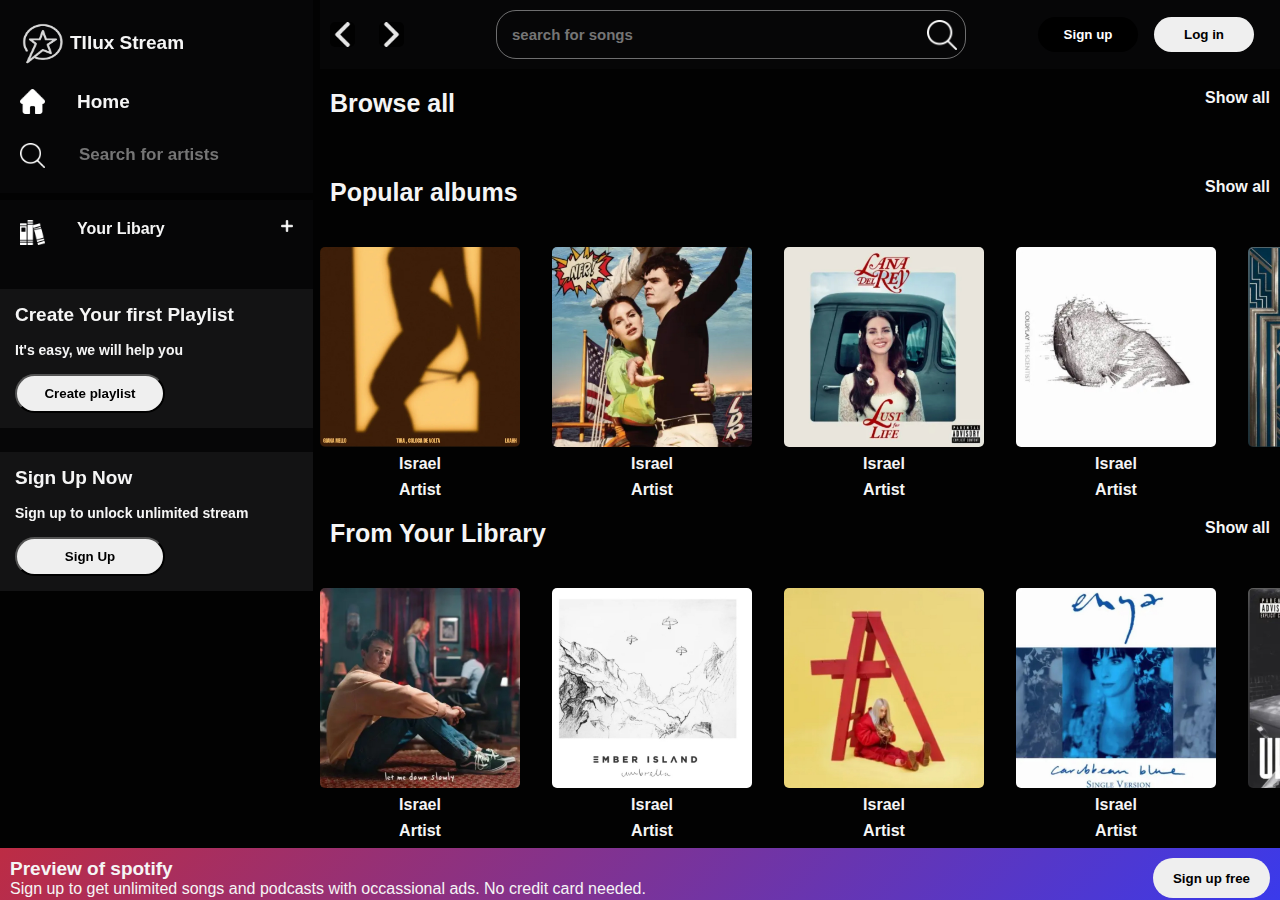
<file: index.html>
<!DOCTYPE html>
<html lang="en">
<head>
    <meta charset="UTF-8">
    <meta name="viewport" content="width=device-width, initial-scale=1.0">
    <title>Document</title>
    <link rel="stylesheet" href="style.css">
    <link rel="stylesheet" href="styleArt.css">
</head>
<body>
    <section>
        <div>
            <div class="logo">
                <img src="images/image-removebg-preview.png" alt="">
                <h2>TIlux Stream</p>
            </div>
            <div class="home" style="cursor: pointer;">
                <img src="images/home.png" alt="">
                <h2>Home</h2>
            </div>
            <div class="search">
                <img src="images/search-interface-symbol.png" alt="">
                <input type="text" placeholder="Search for artists">
            </div>
        </div>
        <div style="padding: 0;">
            <div class="plus" style="padding: 20px; cursor:pointer;" onclick="libarySection()">
                <div class="libary" >
                    <img src="images/book.png" alt="">
                    <p>Your Libary</p>
                </div>
                <img src="images/add.png" alt="">
            </div>
            <div class="playList">
                <h2>Create Your first Playlist</h2>
                <p>It's easy, we will help you</p>
                <button>Create playlist</button>
            </div>
            <div class="playList">
                <h2>Sign Up Now</h2>
                <p>Sign up to unlock unlimited stream</p>
                <button>Sign Up</button>
            </div>
        </div>
    </section>
    <main>
        <header>
            <div class="arrow">
                <img src="images/down-arrow-white.png" alt="" onclick="back()">
                <img src="images/down-arrow-white.png" alt="" onclick="forward()">
            </div>
            <div class="search">
                <img src="images/search-interface-symbol.png" alt="" id="searchSong" onclick="search()">
                <input type="text" placeholder="search for songs" style="font-size: 15px;" id="searchForSong">
            </div>
            <div class="signUser">
                <button>Sign up</button>
                <button>Log in</button>
                <div class="burger-menu">
                    <div></div>
                    <div></div>
                    <div></div>
                </div>
            </div>
        </header>
        <div class="searchResultParent" style="display: none;">
            <div class="searchResult">
                <div class="topResult" id="topResult">
                    <h2>Top Result</h2>
                    <div class="topBox">
                        <img src="images/IMG_1451.PNG" alt="">
                        <h1>Ultraviolence</h1>
                        <p><small>song</small> . Lanal Del Rey</p>
                        <div><img src="images/play-buttton.png" alt=""></div>
                    </div>
                </div>
                <div class="otherSongs">
                    <h2>Songs</h2>
                    <div id="searchSongs" >
                        
                    </div>
                </div>
            </div>
            <div class="libary">
                <div class="libaryStart">
                    <h1>All search Result</h1>
                </div>
                <div class="allLibary" id="allResult">
                    <div>
                        <img src="images/IMG_1448.PNG" alt="">
                        <h4>Israel</h4>
                        <p>Artist</p>
                    </div>
                    <div>
                        <img src="images/IMG_1449.PNG" alt="">
                        <h4>Israel</h4>
                        <p>Artist</p>
                    </div>
                    <div>
                        <img src="images/IMG_1452.PNG" alt="">
                        <h4>Israel</h4>
                        <p>Artist</p>
                    </div>
                    <div>
                        <img src="images/IMG_1453.PNG" alt="">
                        <h4>Israel</h4>
                        <p>Artist</p>
                    </div>
                    <div>
                        <img src="images/IMG_1454.PNG" alt="">
                        <h4>Israel</h4>
                        <p>Artist</p>
                    </div>
                </div>
            </div>
            <div class="libary">
                <div class="libaryStart">
                    <h1>Artists</h1>
                    <p>Show all</p>
                </div>
                <div class="allLibary" id="relatedArtist">
                    <div>
                        <img src="images/IMG_1448.PNG" alt="">
                        <h4>Israel</h4>
                        <p>Artist</p>
                    </div>
                    <div>
                        <img src="images/IMG_1449.PNG" alt="">
                        <h4>Israel</h4>
                        <p>Artist</p>
                    </div>
                    <div>
                        <img src="images/IMG_1452.PNG" alt="">
                        <h4>Israel</h4>
                        <p>Artist</p>
                    </div>
                    <div>
                        <img src="images/IMG_1453.PNG" alt="">
                        <h4>Israel</h4>
                        <p>Artist</p>
                    </div>
                    <div>
                        <img src="images/IMG_1454.PNG" alt="">
                        <h4>Israel</h4>
                        <p>Artist</p>
                    </div>
                </div>
            </div>
        </div>
        <div class="display">
            <div class="artists">
                <div class="artistStart">
                    <h1>Browse all</h1>
                    <p id="browseALlCat" onclick="browseAllCat()">Show all</p>
                </div>
                <div class="allArtsist" id="artists">
                    
                </div>
            </div>
            <div class="albums">
                <div class="albumStart">
                    <h1>Popular albums</h1>
                    <p id="browseAllAlbum" onclick="browseAllAlbum()">Show all</p>
                </div>
                <div class="allAlbum" id="topAlbumsDisplay">
                    <div>
                        <img src="images/IMG_1443.PNG" alt="">
                        <h4>Israel</h4>
                        <p>Artist</p>
                    </div>
                    <div>
                        <img src="images/IMG_1444.PNG" alt="">
                        <h4>Israel</h4>
                        <p>Artist</p>
                    </div>
                    <div>
                        <img src="images/IMG_1445.PNG" alt="">
                        <h4>Israel</h4>
                        <p>Artist</p>
                    </div>
                    <div>
                        <img src="images/IMG_1446.PNG" alt="">
                        <h4>Israel</h4>
                        <p>Artist</p>
                    </div>
                    <div>
                        <img src="images/IMG_1450.PNG" alt="">
                        <h4>Israel</h4>
                        <p>Artist</p>
                    </div>
                    <div>
                        <img src="images/IMG_1451.PNG" alt="">
                        <h4>Israel</h4>
                        <p>Artist</p>
                    </div>
                </div>
            </div>
            <div class="libary">
                <div class="libaryStart">
                    <h1>From Your Library</h1>
                    <p>Show all</p>
                </div>
                <div class="allLibary">
                    <div>
                        <img src="images/IMG_1448.PNG" alt="">
                        <h4>Israel</h4>
                        <p>Artist</p>
                    </div>
                    <div>
                        <img src="images/IMG_1449.PNG" alt="">
                        <h4>Israel</h4>
                        <p>Artist</p>
                    </div>
                    <div>
                        <img src="images/IMG_1452.PNG" alt="">
                        <h4>Israel</h4>
                        <p>Artist</p>
                    </div>
                    <div>
                        <img src="images/IMG_1453.PNG" alt="">
                        <h4>Israel</h4>
                        <p>Artist</p>
                    </div>
                    <div>
                        <img src="images/IMG_1454.PNG" alt="">
                        <h4>Israel</h4>
                        <p>Artist</p>
                    </div>
                </div>
            </div>
        </div>
    </main>
    <footer>
        <div>
            <h2>Preview of spotify</h2>
            <p>Sign up to get unlimited songs and podcasts with occassional ads. No credit card needed.</p>
        </div>
        <button>Sign up free</button>
    </footer>
</body>
<script src="app.js"></script>
</html>
</file>
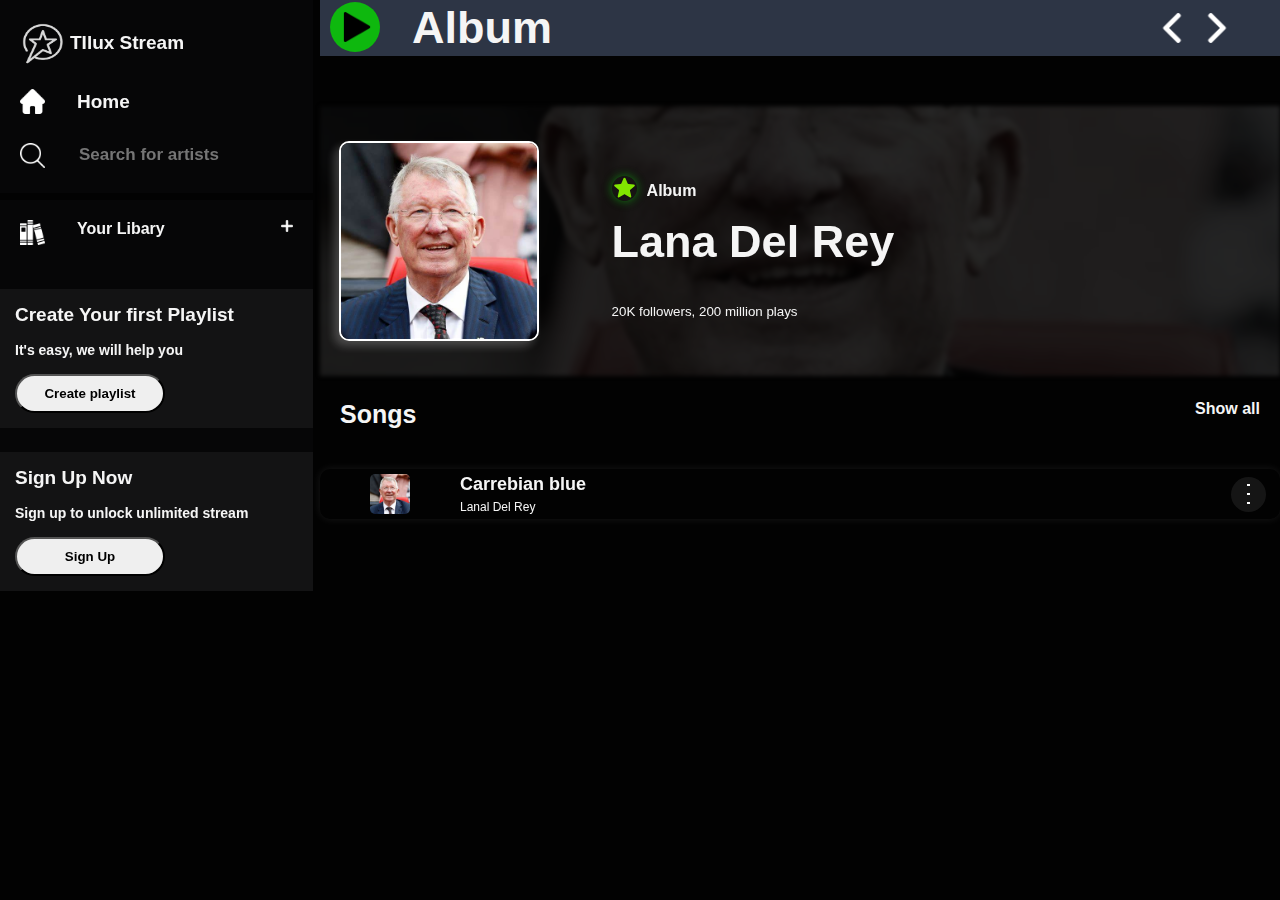
<file: album.html>
<!DOCTYPE html>
<html lang="en">
<head>
    <meta charset="UTF-8">
    <meta name="viewport" content="width=device-width, initial-scale=1.0">
    <title>Document</title>
    <link rel="stylesheet" href="style.css">
    <link rel="stylesheet" href="styleArt.css">
</head>
<body>
    <section>
        <div>
            <div class="logo">
                <img src="images/image-removebg-preview.png" alt="">
                <h2>TIlux Stream</p>
            </div>
            <div class="home">
                <img src="images/home.png" alt="">
                <h2>Home</h2>
            </div>
            <div class="search">
                <img src="images/search-interface-symbol.png" alt="">
                <input type="text" placeholder="Search for artists">
            </div>
        </div>
        <div style="padding: 0;">
            <div class="plus" style="padding: 20px;">
                <div class="libary">
                    <img src="images/book.png" alt="">
                    <p>Your Libary</p>
                </div>
                <img src="images/add.png" alt="">
            </div>
            <div class="playList">
                <h2>Create Your first Playlist</h2>
                <p>It's easy, we will help you</p>
                <button>Create playlist</button>
            </div>
            <div class="playList">
                <h2>Sign Up Now</h2>
                <p>Sign up to unlock unlimited stream</p>
                <button>Sign Up</button>
            </div>
        </div>
    </section>
    <main>
        <div class="artistHeader">
            <div class="playButton">
                <img src="images/play-buttton.png" alt="" >
            </div>
            <h2>Album</h2>
            <div class="Artistarrow">
                <img src="images/down-arrow-white.png" alt="">
                <img src="images/down-arrow-white.png" alt="">
            </div>
        </div>
        <div class="profile">
            <div class="index">
                <img src="images/Alex.jpeg" alt="">
                <div class="prof">
                    <img src="images/Alex.jpeg" alt="" class="profImg">
                    <div>
                        <p><img src="images/icon-star.svg" alt="" class="verified">Album</p>
                        <h1>Lana Del Rey</h1>
                        <small>20K followers, 200 million plays</small>
                    </div>
                </div>
            </div>
            <div class="artistSongs">
                <div class="spaceBet">
                    <h1>Songs</h1>
                    <p>Show all</p>
                </div>
                <div id="displayArtistSongs">
                    <div class="songT">
                        <img src="images/Alex.jpeg" alt="">
                        <div>
                            <h2>Carrebian blue</h2>
                            <small>Lanal Del Rey</small>
                            <div class="option">
                                <div></div>
                                <div></div>
                                <div></div>
                            </div>
                        </div>
                    </div>
                </div>
            </div>
        </div>
    </main>
</body>
</html>
</file>
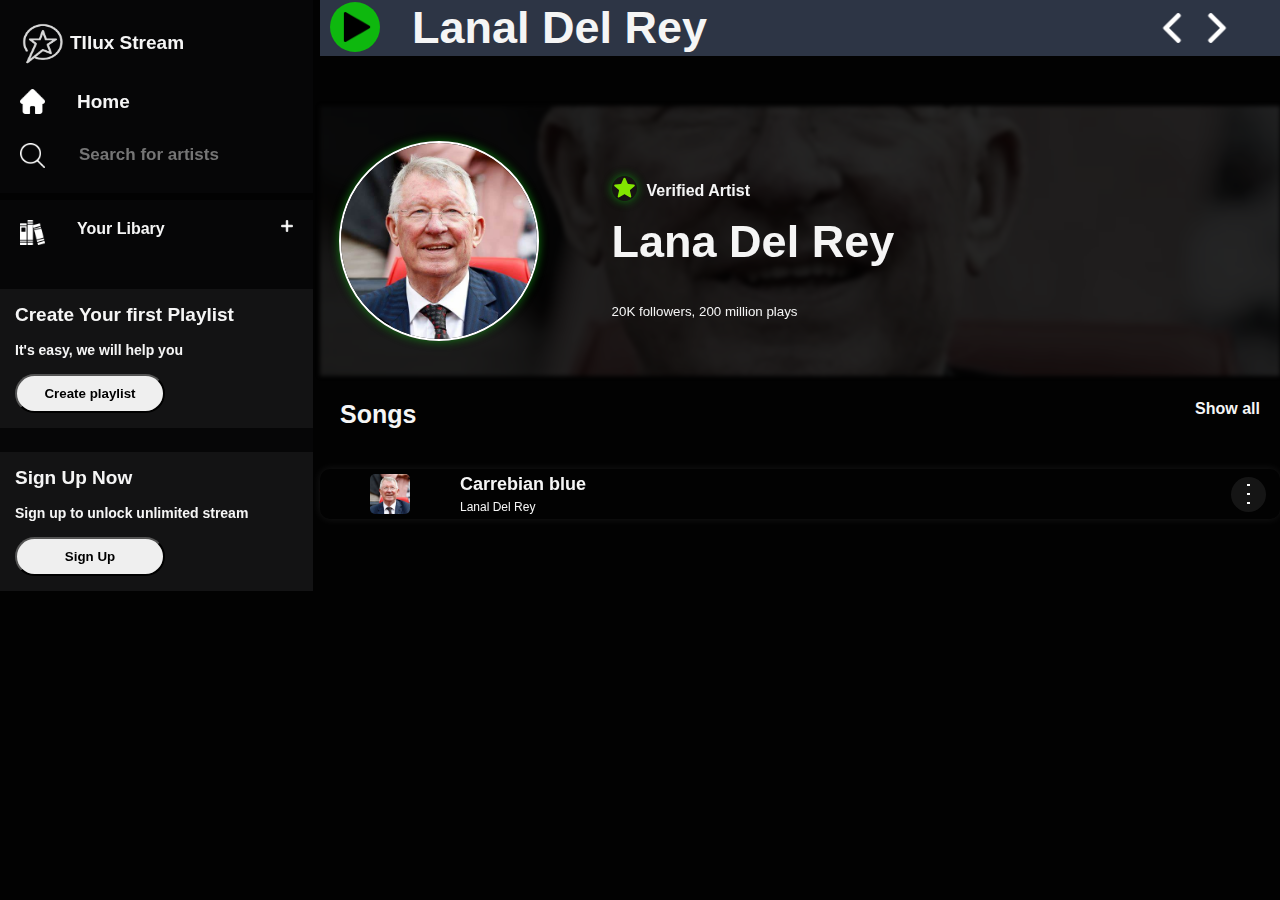
<file: artist.html>
<!DOCTYPE html>
<html lang="en">
<head>
    <meta charset="UTF-8">
    <meta name="viewport" content="width=device-width, initial-scale=1.0">
    <title>Document</title>
    <link rel="stylesheet" href="style.css">
    <link rel="stylesheet" href="styleArt.css">
</head>
<body>
    <section>
        <div>
            <div class="logo">
                <img src="images/image-removebg-preview.png" alt="">
                <h2>TIlux Stream</p>
            </div>
            <div class="home">
                <img src="images/home.png" alt="">
                <h2>Home</h2>
            </div>
            <div class="search">
                <img src="images/search-interface-symbol.png" alt="">
                <input type="text" placeholder="Search for artists">
            </div>
        </div>
        <div style="padding: 0;">
            <div class="plus" style="padding: 20px;">
                <div class="libary">
                    <img src="images/book.png" alt="">
                    <p>Your Libary</p>
                </div>
                <img src="images/add.png" alt="">
            </div>
            <div class="playList">
                <h2>Create Your first Playlist</h2>
                <p>It's easy, we will help you</p>
                <button>Create playlist</button>
            </div>
            <div class="playList">
                <h2>Sign Up Now</h2>
                <p>Sign up to unlock unlimited stream</p>
                <button>Sign Up</button>
            </div>
        </div>
    </section>
    <main>
        <div class="artistHeader">
            <div class="playButton">
                <img src="images/play-buttton.png" alt="" >
            </div>
            <h2>Lanal Del Rey</h2>
            <div class="Artistarrow">
                <img src="images/down-arrow-white.png" alt="">
                <img src="images/down-arrow-white.png" alt="">
            </div>
        </div>
        <div class="profile">
            <div class="index">
                <img src="images/Alex.jpeg" alt="">
                <div class="prof">
                    <img src="images/Alex.jpeg" alt="">
                    <div>
                        <p><img src="images/icon-star.svg" alt="" class="verified">Verified Artist</p>
                        <h1>Lana Del Rey</h1>
                        <small>20K followers, 200 million plays</small>
                    </div>
                </div>
            </div>
            <div class="artistSongs">
                <div class="spaceBet">
                    <h1>Songs</h1>
                    <p>Show all</p>
                </div>
                <div id="displayArtistSongs">
                    <div class="songT">
                        <img src="images/Alex.jpeg" alt="">
                        <div>
                            <h2>Carrebian blue</h2>
                            <small>Lanal Del Rey</small>
                            <div class="option">
                                <div></div>
                                <div></div>
                                <div></div>
                            </div>
                            <select name="" id="" class="ff">
                                <option value="">Add to Playlist</option>
                                <option value="">Add to Library</option>
                            </select>
                        </div>
                    </div>
                </div>
            </div>
        </div>
    </main>
</body>
</html>
</file>
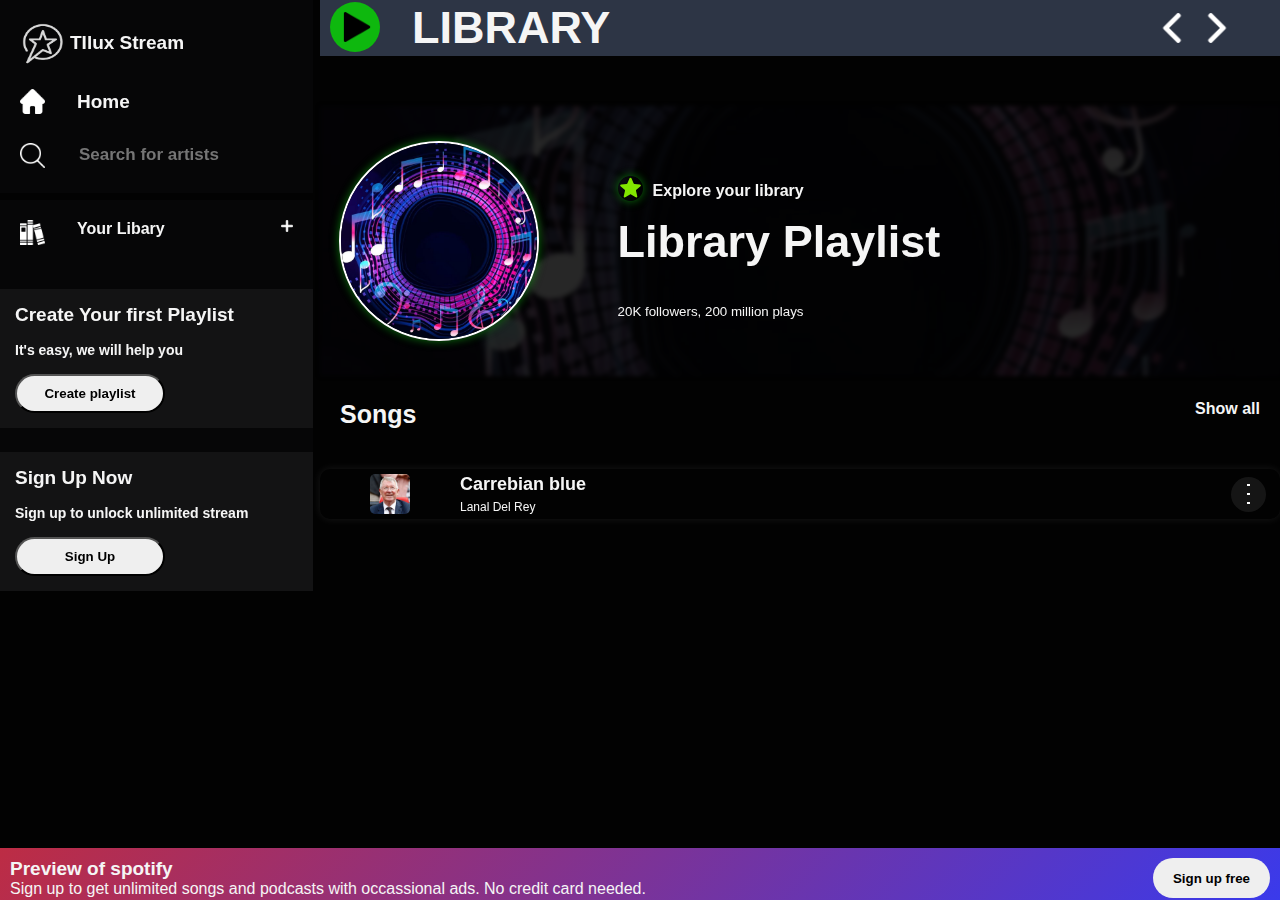
<file: libary.html>
<!DOCTYPE html>
<html lang="en">
<head>
    <meta charset="UTF-8">
    <meta name="viewport" content="width=device-width, initial-scale=1.0">
    <title>Document</title>
    <link rel="stylesheet" href="style.css">
    <link rel="stylesheet" href="styleArt.css">
</head>
<body>
    <section>
        <div>
            <div class="logo">
                <img src="images/image-removebg-preview.png" alt="">
                <h2>TIlux Stream</p>
            </div>
            <div class="home" style="cursor: pointer;">
                <img src="images/home.png" alt="">
                <h2>Home</h2>
            </div>
            <div class="search">
                <img src="images/search-interface-symbol.png" alt="">
                <input type="text" placeholder="Search for artists">
            </div>
        </div>
        <div style="padding: 0;">
            <div class="plus" style="padding: 20px; cursor:pointer;">
                <div class="libary" onclick="libarySection()">
                    <img src="images/book.png" alt="">
                    <p>Your Libary</p>
                </div>
                <img src="images/add.png" alt="">
            </div>
            <div class="playList">
                <h2>Create Your first Playlist</h2>
                <p>It's easy, we will help you</p>
                <button>Create playlist</button>
            </div>
            <div class="playList">
                <h2>Sign Up Now</h2>
                <p>Sign up to unlock unlimited stream</p>
                <button>Sign Up</button>
            </div>
        </div>
    </section>
    <main>
        <div class="artistHeader">
            <div class="playButton">
                <img src="images/play-buttton.png" alt="" >
            </div>
            <h2>LIBRARY</h2>
            <div class="Artistarrow">
                <img src="images/down-arrow-white.png" alt="">
                <img src="images/down-arrow-white.png" alt="">
            </div>
        </div>
        <div class="profile">
            <div class="index">
                <img src="images/w3.jpg" alt="">
                <div class="prof">
                    <img src="images/w3.jpg" alt="">
                    <div>
                        <p><img src="images/icon-star.svg" alt="" class="verified">Explore your library</p>
                        <h1>Library Playlist</h1>
                        <small>20K followers, 200 million plays</small>
                    </div>
                </div>
            </div>
            <div class="artistSongs">
                <div class="spaceBet">
                    <h1>Songs</h1>
                    <p>Show all</p>
                </div>
                <div id="displayArtistSongs">
                    <div class="songT">
                        <img src="images/Alex.jpeg" alt="">
                        <div>
                            <h2>Carrebian blue</h2>
                            <small>Lanal Del Rey</small>
                            <div class="option">
                                <div></div>
                                <div></div>
                                <div></div>
                            </div>
                            <select name="" id="" class="ff">
                                <option value="">Remove from Library</option>
                            </select>
                        </div>
                    </div>
                </div>
            </div>
        </div>
    </main>
    <footer>
        <div>
            <h2>Preview of spotify</h2>
            <p>Sign up to get unlimited songs and podcasts with occassional ads. No credit card needed.</p>
        </div>
        <button>Sign up free</button>
    </footer>
</body>
<script src="app.js"></script>
</html>
</file>
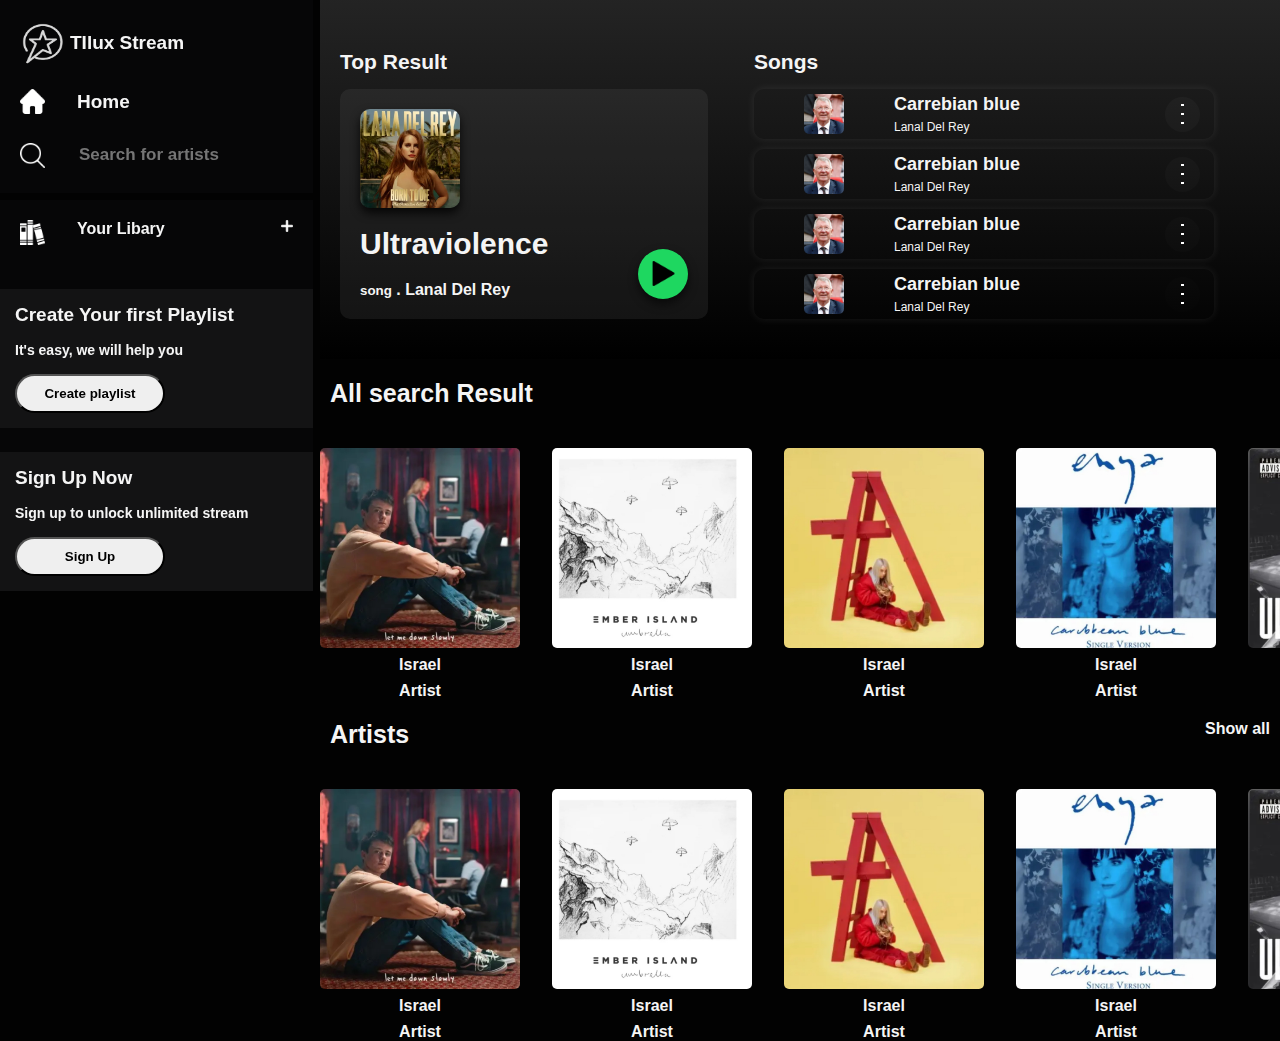
<file: search.html>
<!DOCTYPE html>
<html lang="en">
<head>
    <meta charset="UTF-8">
    <meta name="viewport" content="width=device-width, initial-scale=1.0">
    <title>Document</title>
    <link rel="stylesheet" href="style.css">
    <link rel="stylesheet" href="styleArt.css">
</head>
<body>
    <section>
        <div>
            <div class="logo">
                <img src="images/image-removebg-preview.png" alt="">
                <h2>TIlux Stream</p>
            </div>
            <div class="home">
                <img src="images/home.png" alt="">
                <h2>Home</h2>
            </div>
            <div class="search">
                <img src="images/search-interface-symbol.png" alt="">
                <input type="text" placeholder="Search for artists">
            </div>
        </div>
        <div style="padding: 0;">
            <div class="plus" style="padding: 20px;">
                <div class="libary">
                    <img src="images/book.png" alt="">
                    <p>Your Libary</p>
                </div>
                <img src="images/add.png" alt="">
            </div>
            <div class="playList">
                <h2>Create Your first Playlist</h2>
                <p>It's easy, we will help you</p>
                <button>Create playlist</button>
            </div>
            <div class="playList">
                <h2>Sign Up Now</h2>
                <p>Sign up to unlock unlimited stream</p>
                <button>Sign Up</button>
            </div>
        </div>
    </section>
    <main> 
        <div class="searchResult">
            <div class="topResult">
                <h2>Top Result</h2>
                <div class="topBox">
                    <img src="images/IMG_1451.PNG" alt="">
                    <h1>Ultraviolence</h1>
                    <p><small>song</small> . Lanal Del Rey</p>
                    <div><img src="images/play-buttton.png" alt=""></div>
                </div>
            </div>
            <div class="otherSongs">
                <h2>Songs</h2>
                <div id="searchSongs">
                    <div class="songT">
                        <img src="images/Alex.jpeg" alt="">
                        <div>
                            <h2>Carrebian blue</h2>
                            <small>Lanal Del Rey</small>
                            <div class="option">
                                <div></div>
                                <div></div>
                                <div></div>
                            </div>
                        </div>
                    </div>
                    <div class="songT">
                        <img src="images/Alex.jpeg" alt="">
                        <div>
                            <h2>Carrebian blue</h2>
                            <small>Lanal Del Rey</small>
                            <div class="option">
                                <div></div>
                                <div></div>
                                <div></div>
                            </div>
                        </div>
                    </div>
                    <div class="songT">
                        <img src="images/Alex.jpeg" alt="">
                        <div>
                            <h2>Carrebian blue</h2>
                            <small>Lanal Del Rey</small>
                            <div class="option">
                                <div></div>
                                <div></div>
                                <div></div>
                            </div>
                        </div>
                    </div>
                    <div class="songT">
                        <img src="images/Alex.jpeg" alt="">
                        <div>
                            <h2>Carrebian blue</h2>
                            <small>Lanal Del Rey</small>
                            <div class="option">
                                <div></div>
                                <div></div>
                                <div></div>
                            </div>
                        </div>
                    </div>
                </div>
            </div>
        </div>
        <div class="libary">
            <div class="libaryStart">
                <h1>All search Result</h1>
            </div>
            <div class="allLibary">
                <div>
                    <img src="images/IMG_1448.PNG" alt="">
                    <h4>Israel</h4>
                    <p>Artist</p>
                </div>
                <div>
                    <img src="images/IMG_1449.PNG" alt="">
                    <h4>Israel</h4>
                    <p>Artist</p>
                </div>
                <div>
                    <img src="images/IMG_1452.PNG" alt="">
                    <h4>Israel</h4>
                    <p>Artist</p>
                </div>
                <div>
                    <img src="images/IMG_1453.PNG" alt="">
                    <h4>Israel</h4>
                    <p>Artist</p>
                </div>
                <div>
                    <img src="images/IMG_1454.PNG" alt="">
                    <h4>Israel</h4>
                    <p>Artist</p>
                </div>
            </div>
        </div>
        <div class="libary">
            <div class="libaryStart">
                <h1>Artists</h1>
                <p>Show all</p>
            </div>
            <div class="allLibary">
                <div>
                    <img src="images/IMG_1448.PNG" alt="">
                    <h4>Israel</h4>
                    <p>Artist</p>
                </div>
                <div>
                    <img src="images/IMG_1449.PNG" alt="">
                    <h4>Israel</h4>
                    <p>Artist</p>
                </div>
                <div>
                    <img src="images/IMG_1452.PNG" alt="">
                    <h4>Israel</h4>
                    <p>Artist</p>
                </div>
                <div>
                    <img src="images/IMG_1453.PNG" alt="">
                    <h4>Israel</h4>
                    <p>Artist</p>
                </div>
                <div>
                    <img src="images/IMG_1454.PNG" alt="">
                    <h4>Israel</h4>
                    <p>Artist</p>
                </div>
            </div>
        </div>
    </main>
</body>
</html>
</file>
<file: style.css>
*{
    margin: 0;
    padding: 0;
    box-sizing: border-box;
    color: whitesmoke;
    font-family: sans-serif;
}
body{
    background: #020202;
    width: 100%;
    height: auto;
    overflow-x: hidden;
    min-height: 100vh;
    display: flex;
}
body::-webkit-scrollbar{
    width: 5px;
    background-color: white;
}
body::-webkit-scrollbar-thumb{
    background: linear-gradient(135deg, rgb(189, 44, 68),rgb(58, 58, 235));

}
section{
    width: 25%;
    /* border: 2px solid red; */
    display: flex;
    flex-direction: column;
    gap: 7px;
    padding-right: 7px;
    position: fixed;
}
main{
    background: linear-gradient(top, rgb(41, 40, 40), #202124);
    display: flex;
    width: 75%;
    left: 25%;
    position: relative;
    flex-direction: column;
}
h2{
    font-size: 19px;
}
section img{
    width: 25px;
    height: 25px;
    filter: invert(1);
}
section > div{
    background-color: #1d1e202d;
    display: flex;
    flex-direction: column;
    gap: 1.5rem;
    padding: 20px;
}
section .logo,
section .home{
    display: flex;
    gap: 5px;
    align-items: center;
}
section .logo img{
    width: 45px;
    height: 45px;
}
section .home{
    gap: 2rem;
}
section .search{
    display: flex;
    align-items: center;
    gap: 1.5rem;
}
section .search input{
    padding: 10px;
    border-radius: 20px;
    background: transparent;
    border: 0;
    /* outline: 1.5px solid rgba(255, 255, 255, 0.342); */
}
section .search input::placeholder{
    font-size: 17px;
    font-weight: bold;
}
section .plus{
    display: flex;
    justify-content: space-between;
}
section .plus > img:nth-child(2){
    width: 12px;
    height: 12px;
}
.plus .libary{
    display: flex;
    gap: 2rem;
    font-weight: 600;
}
section .playList{
    display: flex;
    flex-direction: column;
    gap: 1rem;
    background-color: rgba(88, 88, 88, 0.164);
    padding: 15px;
}
section .playList h2{
    font-weight: 700;
}

section .playList p{
    font-weight: 600;
    font-size: 14px;
}
section .playList button{
    width: 150px;
    padding: 10px 5px;
    color: black;
    border-radius: 20px;
    font-weight: 600;
}
main header{
    background-color: #1d1e202d;
    display: flex;
    justify-content: space-between;
    align-items: center;
    padding: 10px;
    width: 100%;
}
main header .arrow{
    width: 10%;
    display: flex;
    gap: 1.5rem;
}
main header .arrow img{
    filter: invert(0) opacity(.9);
    width: 25px;
    height: 25px;
    cursor: pointer;
    background-color: black;
    border-radius: 20%;
}
main header .arrow img:nth-child(1){
    transform: rotate(90deg);
}
main header .arrow img:nth-child(2){
    transform: rotate(-90deg);
}
main header .search{
    width: 50%;
    position: relative;
    left: 0%;
}
main header .search img{
    filter: invert(1);
    width: 30px;
    cursor: pointer;
    top: 50%;
    right: 2%;
    transform: translateY(-50%);
    position: absolute;
}
main header input{
    padding: 15px;
    width: 100%;
    outline: 0;
    font-weight: 600;
    background-color: transparent;
    border: 1px solid rgba(255, 255, 255, 0.418);
    border-radius: 20px;
}
main header .signUser{
    display: flex;
    gap: 1rem;
}
main header .signUser button{
    width: 100px;
    color: black;
    padding: 10px 0px;
    font-weight: 600;
    border: 0;
    border-radius: 20px;
    cursor: pointer;
}
main header .signUser button:nth-child(1){
    background-color: black;
    color: white;
}
main .artists,
main .albumStart,
main .libaryStart{
    padding: 20px 10px;
}
main .artists{
}
main .display{
}
main h1{
    font-size: 25px;
    font-weight: 600;
    margin-bottom: 20px;
}
main p{
    font-weight: 600;
    cursor: pointer;
}
main .artists .artistStart,
main .albumStart,
main .libaryStart{
    display: flex;
    justify-content: space-between;
}
main .artists .allArtsist,
main .allAlbum,
main .allLibary{
    display: flex;
    overflow-x: scroll;
    overflow-x: scroll;
    gap: 2rem;
}
main .artists .allArtsist div,
main .allAlbum div,
main .allLibary div{
    display: flex;
    flex-direction: column;
    justify-content: center;
    align-items: center;
    gap: 0.5rem;
}
main .artists .allArtsist::-webkit-scrollbar,
main .allAlbum::-webkit-scrollbar,
main .allLibary::-webkit-scrollbar{
    height: 0px;
    background-color: white;
}
main .artists .allArtsist::-webkit-scrollbar-thumb,
main .allAlbum::-webkit-scrollbar-thumb,
main .allLibary::-webkit-scrollbar-thumb{
    background: linear-gradient(135deg, rgb(189, 44, 68),rgb(58, 58, 235));
}
main .artists .allArtsist img,
main .allAlbum img,
main .allLibary img{
    width: 200px;
    height: 200px;
    object-fit: cover;
    border-radius: 5px;
    cursor: pointer;
}
main .artists .allArtsist img{
    border-radius: 50%;
}






footer{
    position: fixed;
    bottom: 0;
    width: 100%;
    background: linear-gradient(135deg, rgb(189, 44, 68),rgb(58, 58, 235));
    display: flex;
    justify-content: space-between;
    padding: 10px 10px 2px 10px;
}
footer button{
    padding: 0px 20px;
    border-radius: 20px;
    border: 0;
    color: black;
    font-weight: 600;
    cursor: pointer;
}

.searchResult{
    display: flex;
    padding: 50px 20px 40px 20px;
    background-color: #121212;
    background: linear-gradient(rgba(66, 66, 66, 0.527), black);
}
.searchResult h2{
    margin-bottom: 15px;
    font-size: 21px;
}
.searchResult h1{
    font-size: 30px;
    margin-top: 15px;
}
.searchResult .topResult{
    width: 40%;
}
.searchResult .topResult .topBox{
    background-color: #77777725;
    border-radius: 10px;
    padding: 20px;
    position: relative;
}
.searchResult .topResult .topBox > img:nth-child(1){
    width: 100px;
    border-radius: 10px;
    box-shadow: 0px 5px 10px rgba(0, 0, 0, 0.808);

}
.searchResult .topResult .topBox div:nth-child(4){
    width: 50px;
    height: 50px;
    background-color: #1ed760;
    display: flex;
    box-shadow: 0px 5px 10px rgba(0, 0, 0, 0.575);
    justify-content: center;
    position: absolute;
    bottom: 20px;
    right: 20px;
    cursor: pointer;
    align-items: center;
    border-radius: 50%;
}
.searchResult .topResult .topBox div:nth-child(4) img{
    width: 25px;
    object-fit: cover;
    /* height: 25px; */
}
.searchResult .otherSongs{
    width: 50%;
    margin-left: 5%;
}
#searchSongs{
    display: flex;
    flex-direction: column;
    gap: 10px;
}


.songT{
    display: flex;
    padding: 5px 20px;
    padding-left: 50px;
    /* align-items: center; */
    position: relative;
    box-shadow: 0px 0px 10px rgba(255, 255, 255, 0.089);
    border-radius: 10px;
}
.songT img{
    width: 40px;
    cursor: pointer;
    height: 40px;
    border-radius: 5px;
    margin-right: 50px;
}
.songT small{
    font-size: 12px;
    cursor: pointer;
    position: absolute;
    bottom: 5px;
}
.songT h2{
    font-size: 18px;
}
.songT .option{
    width: 3px;
    height: 20px;
    cursor: pointer;
    display: flex;
    flex-direction: column;
    gap: 7px;
    position: absolute;
    right: 30px;
    top: 15px;
}
.songT .option::after{
    background-color: rgba(90, 90, 90, 0.226);
    content: "";
    z-index: -11;
    position: absolute;
    cursor: pointer;
    width: 35px;
    right: -16px;
    border-radius: 50%;
    top: -7px;
    height: 35px;
}
.songT .option div{
    background-color: white;
    width: 100%;
    height: 100%;
}
.songT small:hover{
    text-decoration: underline;
}
.artistName{
    cursor: pointer;
}
.smallUp{
    font-size: 16px;
}
.artistName:hover{
    text-decoration: underline !important;
}
@media screen and (max-width:909px) {
    section{
        display: none;
        width: 100%;
        z-index: 10000;
        background-color: black;
        height: 100vh;
    }
    main{
        width: 100% ;
        left: 0%;
    }
}
@media screen and (max-width:451px) {
    main .artists .allArtsist img,
    main .allAlbum img,
    main .allLibary img{
        width: 180px;
        height: 180px;
        object-fit: cover;
        border-radius: 5px;
        cursor: pointer;
    }
    main .artists .allArtsist img{
        border-radius: 50%;
    }
}
@media screen and (max-width:412px) {
    main .artists .allArtsist img,
    main .allAlbum img,
    main .allLibary img{
        width: 170px;
        height: 170px;
        object-fit: cover;
        border-radius: 5px;
        cursor: pointer;
    }
    main .artists .allArtsist img{
        border-radius: 50%;
    }
}
</file>
<file: styleArt.css>
.artistHeader{
    background-color: #2d3545;
    display: flex;
    justify-content: left;
    gap: 2rem;
    padding: 2px 10px;
    position: fixed;
    width: 100%;
    z-index: 1;
    position: relative;
}
.artistHeader h2{
    font-size: 45px;
}
.playButton{
    width: 50px;
    height: 50px;
    position: relative;
    background-color: rgb(14, 184, 14);
    border-radius: 50%;
    display: flex;
    justify-content: center;
    align-items: center;
}
.playButton img{
    position: absolute;
    left: 12px;
    width: 30px;
    height: 30px;
}
.Artistarrow{
    position: absolute;
    right: 5%;
    top: 13px;
    display: flex;
    gap: 15px;
}
.Artistarrow img{
    width: 30px;
    cursor: pointer;
}
.Artistarrow img:nth-child(1){
    transform: rotate(90deg);
}
.Artistarrow img:nth-child(2){
    transform: rotate(-90deg);
}
.profile{
    position: relative;
    top: 50px;
}
.profile > .index > img{
    width: 100%;
    height: 270px;
    object-fit: cover;
    filter: grayscale(.9) opacity(.5) saturate(3) blur(2px) brightness(.3);
    object-position: calc(100%-100px, 100%-100px);
}
.profile .prof{
    position: absolute;
    top: 35px;
    left: 2%;
    display: flex;
}

.profile .prof img{
    border-radius: 50%;
    width: 200px;
    height: 200px;
    border: 2px solid white;
    box-shadow: 0px 0px 10px rgba(14, 184, 14, 0.63);
    object-fit: cover;
}

.profile .prof div{
    position: relative;
    left: 15%;
    top: 30px;
    display: flex;
    flex-direction: column;
    gap: 1rem;
}
.profile .prof div h1{
    font-size: 45px;
}
.verified{
    width: 25px !important;
    height: 25px !important;
    border: 0 !important;
    margin-right: 10px;
    position: relative;
    top: 5px;
}
.artistSongs .spaceBet{
    display: flex;
    justify-content: space-between;
    padding: 20px;
}.artistSongs .songs{
    display: flex;
    flex-direction: column;
    gap: 10px;
}
.artistSongs .songs .songT{
    display: flex;
    border-top: 1px solid rgba(255, 255, 255, 0.096);
    border-bottom: 1px solid rgba(255, 255, 255, 0.096);
    padding: 5px 20px;
    padding-left: 50px;
    align-items: center;
    position: relative;
    box-shadow: 0px 0px 10px rgba(255, 255, 255, 0.089);
    border-radius: 10px;
}
.artistSongs .songs .songT img{
    width: 40px;
    cursor: pointer;
    height: 40px;
    border-radius: 5px;
    margin-right: 50px;
}
.artistSongs .songs .songT small{
    font-size: 12px;
    cursor: pointer;
}
.artistSongs .songs .songT h2{
    font-size: 22px;
}
.artistSongs .songs .songT .option{
    width: 3px;
    height: 20px;
    cursor: pointer;
    display: flex;
    flex-direction: column;
    gap: 7px;
    position: absolute;
    right: 50px;
    top: 15px;
}
.artistSongs .songs .songT .option::after{
    background-color: rgba(90, 90, 90, 0.226);
    content: "";
    z-index: -11;
    position: absolute;
    cursor: pointer;
    width: 35px;
    right: -16px;
    border-radius: 50%;
    top: -7px;
    height: 35px;
}
.artistSongs .songs .songT .option div{
    background-color: white;
    width: 100%;
    height: 100%;
}
.artistSongs .songs .songT small:hover{
    text-decoration: underline;
}
.profImg{
    border-radius: 10px !important;
    box-shadow: -5px 5px 10px rgba(255, 255, 255, 0.219) !important;
}
.ff{
    position: absolute;
    right: 15px;
    width: 35px;
    height: 35px;
    top: 7px;
    filter: opacity(0);
    cursor: pointer;
}
option{
    background-color: #2d3545;
    font-weight: 600;
    cursor: pointer;
}
</file>
